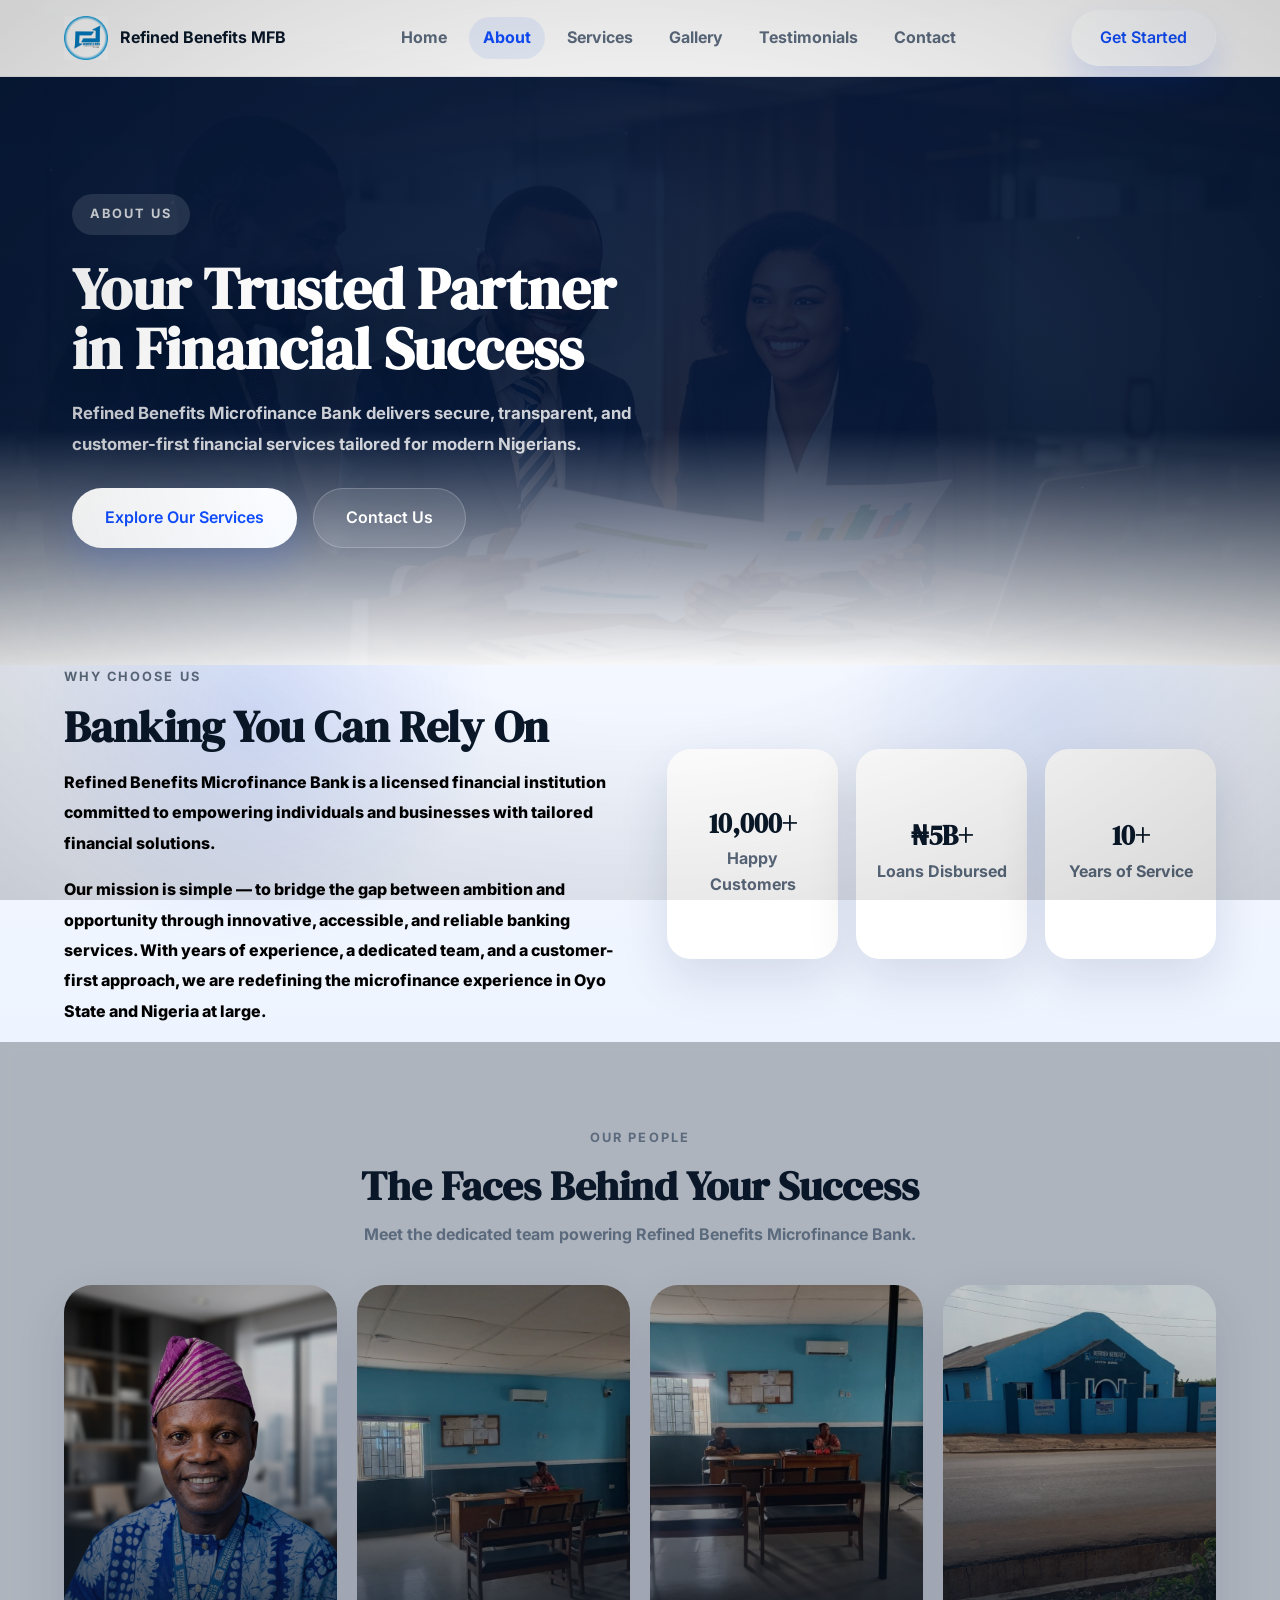
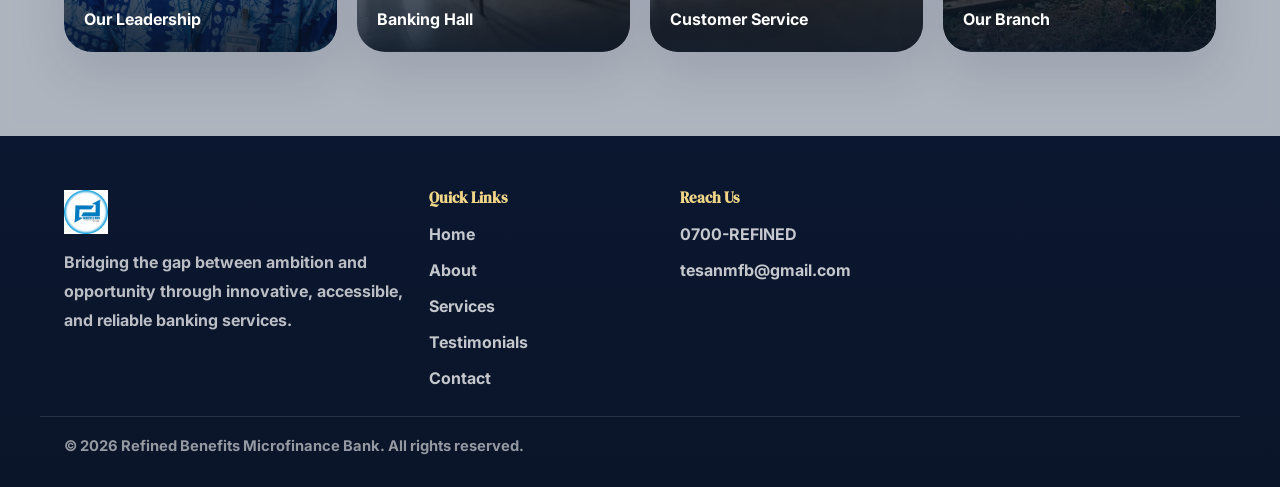
<file: about.html>
<!DOCTYPE html>
<html lang="en">
<head>
  <meta charset="UTF-8">
  <meta name="viewport" content="width=device-width, initial-scale=1.0">
  <title>About | Refined Benefits MFB</title>
  <link rel="preconnect" href="https://fonts.googleapis.com">
  <link rel="preconnect" href="https://fonts.gstatic.com" crossorigin>
  <link href="https://fonts.googleapis.com/css2?family=Inter:wght@400;500;600;700&family=DM+Serif+Display&display=swap" rel="stylesheet">
  <link rel="stylesheet" href="styles.css">
</head>
<body>
  <header class="site-header">
    <div class="scroll-progress" id="scroll-progress" aria-hidden="true"></div>
    <div class="wrap header-bar">
      <a class="brand" href="index.html" aria-label="Refined Benefits home">
        <img src="assets/logo-clean-COcQOT6Z.png" alt="" class="brand-logo">
        <span>Refined Benefits MFB</span>
      </a>
      <nav class="main-nav" aria-label="Primary navigation">
        <a href="index.html">Home</a>
        <a class="active" href="about.html">About</a>
        <a href="services.html">Services</a>
        <a href="gallery.html">Gallery</a>
        <a href="testimonials.html">Testimonials</a>
        <a href="contact.html">Contact</a>
      </nav>
      <a class="btn btn-primary header-btn" href="contact.html">Get Started</a>
      <button class="nav-toggle" id="nav-toggle" type="button" aria-label="Toggle navigation" aria-expanded="false">
        <span></span><span></span><span></span>
      </button>
    </div>
    <div class="mobile-menu" id="mobile-menu">
      <a href="index.html">Home</a>
      <a href="about.html">About</a>
      <a href="services.html">Services</a>
      <a href="gallery.html">Gallery</a>
      <a href="testimonials.html">Testimonials</a>
      <a href="contact.html">Contact</a>
    </div>
  </header>

  <main>
    <section class="hero hero-inner">
      <div class="hero-backdrop"></div>
      <div class="wrap hero-grid hero-grid-single">
        <div class="hero-copy">
          <p class="eyebrow hero-eyebrow">About us</p>
          <h1>Your Trusted Partner in Financial Success</h1>
          <p class="hero-text">Refined Benefits Microfinance Bank delivers secure, transparent, and customer-first financial services tailored for modern Nigerians.</p>
          <div class="hero-actions">
            <a class="btn btn-primary btn-xl" href="services.html">Explore Our Services</a>
            <a class="btn btn-outline btn-xl" href="contact.html">Contact Us</a>
          </div>
        </div>
      </div>
    </section>

    <section class="section-glow reveal about-page">
      <div class="wrap about-panel-grid">
        <div class="about-text-block">
          <p class="eyebrow">Why Choose Us</p>
          <h2>Banking You Can Rely On</h2>
          <p class="lead-strong">Refined Benefits Microfinance Bank is a licensed financial institution committed to empowering individuals and businesses with tailored financial solutions.</p>
          <p class="lead-strong">Our mission is simple — to bridge the gap between ambition and opportunity through innovative, accessible, and reliable banking services. With years of experience, a dedicated team, and a customer-first approach, we are redefining the microfinance experience in Oyo State and Nigeria at large.</p>
        </div>
        <div class="about-cards-grid">
          <article class="about-card">
            <h3>10,000+</h3>
            <p>Happy Customers</p>
          </article>
          <article class="about-card">
            <h3>₦5B+</h3>
            <p>Loans Disbursed</p>
          </article>
          <article class="about-card">
            <h3>10+</h3>
            <p>Years of Service</p>
          </article>
        </div>
      </div>
    </section>

    <section class="people reveal">
      <div class="wrap">
        <div class="section-heading">
          <p class="eyebrow">Our People</p>
          <h2>The Faces Behind Your Success</h2>
          <p>Meet the dedicated team powering Refined Benefits Microfinance Bank.</p>
        </div>
        <div class="people-grid">
          <article class="people-card">
            <img src="assets/gallery-8-Cjj6CZXd.jpg" alt="Our leadership team">
            <div class="people-overlay"><span>Our Leadership</span></div>
          </article>
          <article class="people-card">
            <img src="assets/gallery-1-DrPl1HBK.jpg" alt="Banking hall with staff at work">
            <div class="people-overlay"><span>Banking Hall</span></div>
          </article>
          <article class="people-card">
            <img src="assets/gallery-6-Cx0WHSp9.jpg" alt="Customers being assisted">
            <div class="people-overlay"><span>Customer Service</span></div>
          </article>
          <article class="people-card">
            <img src="assets/gallery-4-D-LE07vB.jpg" alt="Our branch location">
            <div class="people-overlay"><span>Our Branch</span></div>
          </article>
        </div>
      </div>
    </section>
  </main>

  <footer class="site-footer">
    <div class="wrap footer-grid">
      <div class="footer-brand">
        <img src="assets/logo-clean-COcQOT6Z.png" alt="Refined Benefits MFB logo" class="brand-logo">
        <p>Bridging the gap between ambition and opportunity through innovative, accessible, and reliable banking services.</p>
      </div>
      <div class="footer-col">
        <h4>Quick Links</h4>
        <a href="index.html">Home</a>
        <a href="about.html">About</a>
        <a href="services.html">Services</a>
        <a href="testimonials.html">Testimonials</a>
        <a href="contact.html">Contact</a>
      </div>
      <div class="footer-col">
        <h4>Reach Us</h4>
        <a href="tel:0700-REFINED">0700-REFINED</a>
        <a href="mailto:tesanmfb@gmail.com">tesanmfb@gmail.com</a>
      </div>
    </div>
    <div class="wrap footer-bottom">
      <p>© <span id="year"></span> Refined Benefits Microfinance Bank. All rights reserved.</p>
    </div>
  </footer>

  <script src="script.js"></script>
</body>
</html>
</file>
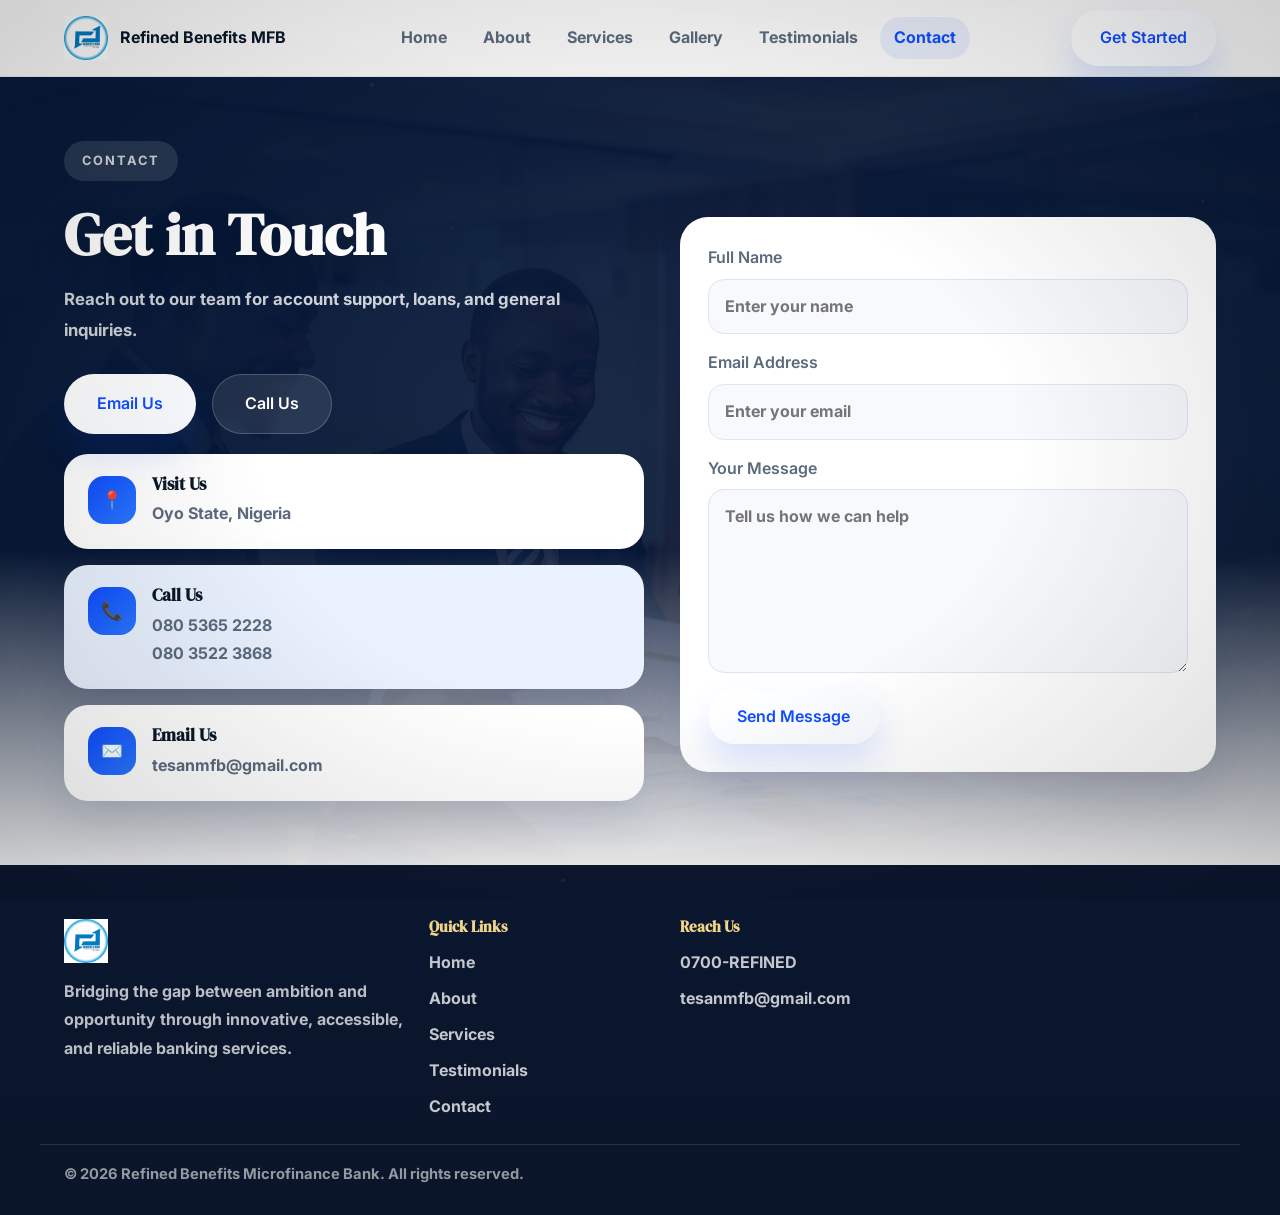
<file: contact.html>
<!DOCTYPE html>
<html lang="en">
<head>
  <meta charset="UTF-8">
  <meta name="viewport" content="width=device-width, initial-scale=1.0">
  <title>Contact | Refined Benefits MFB</title>
  <link rel="preconnect" href="https://fonts.googleapis.com">
  <link rel="preconnect" href="https://fonts.gstatic.com" crossorigin>
  <link href="https://fonts.googleapis.com/css2?family=Inter:wght@400;500;600;700&family=DM+Serif+Display&display=swap" rel="stylesheet">
  <link rel="stylesheet" href="styles.css">
</head>
<body>
  <header class="site-header">
    <div class="scroll-progress" id="scroll-progress" aria-hidden="true"></div>
    <div class="wrap header-bar">
      <a class="brand" href="index.html" aria-label="Refined Benefits home">
        <img src="assets/logo-clean-COcQOT6Z.png" alt="" class="brand-logo">
        <span>Refined Benefits MFB</span>
      </a>
      <nav class="main-nav" aria-label="Primary navigation">
        <a href="index.html">Home</a>
        <a href="about.html">About</a>
        <a href="services.html">Services</a>
        <a href="gallery.html">Gallery</a>
        <a href="testimonials.html">Testimonials</a>
        <a class="active" href="contact.html">Contact</a>
      </nav>
      <a class="btn btn-primary header-btn" href="contact.html">Get Started</a>
      <button class="nav-toggle" id="nav-toggle" type="button" aria-label="Toggle navigation" aria-expanded="false">
        <span></span><span></span><span></span>
      </button>
    </div>
    <div class="mobile-menu" id="mobile-menu">
      <a href="index.html">Home</a>
      <a href="about.html">About</a>
      <a href="services.html">Services</a>
      <a href="gallery.html">Gallery</a>
      <a href="testimonials.html">Testimonials</a>
      <a href="contact.html">Contact</a>
    </div>
  </header>

  <main>
    <section class="hero hero-inner contact-hero">
      <div class="hero-backdrop"></div>
      <div class="wrap hero-grid contact-hero-grid">
        <div class="hero-left">
          <div class="hero-copy">
            <p class="eyebrow hero-eyebrow">Contact</p>
            <h1>Get in Touch</h1>
            <p class="hero-text">Reach out to our team for account support, loans, and general inquiries.</p>
            <div class="hero-actions">
              <a class="btn btn-primary btn-xl" href="mailto:tesanmfb@gmail.com">Email Us</a>
              <a class="btn btn-outline btn-xl" href="tel:0700-REFINED">Call Us</a>
            </div>
          </div>

          <div class="contact-info">
            <article class="contact-card">
              <div class="contact-icon">📍</div>
              <div>
                <h3>Visit Us</h3>
                <p>Oyo State, Nigeria</p>
              </div>
            </article>
            <article class="contact-card highlight">
              <div class="contact-icon">📞</div>
              <div>
                <h3>Call Us</h3>
                <p>080 5365 2228</p>
                <p>080 3522 3868</p>
              </div>
            </article>
            <article class="contact-card">
              <div class="contact-icon">✉️</div>
              <div>
                <h3>Email Us</h3>
                <p>tesanmfb@gmail.com</p>
              </div>
            </article>
          </div>
        </div>

        <div>
          <form class="contact-form" action="https://formsubmit.co/tesanmfb@gmail.com" method="POST">
            <input type="hidden" name="_subject" value="New message from Refined Benefits website">
            <input type="hidden" name="_captcha" value="false">
            <div class="form-group">
              <label for="name">Full Name</label>
              <input id="name" name="name" type="text" placeholder="Enter your name" required>
            </div>
            <div class="form-group">
              <label for="email">Email Address</label>
              <input id="email" name="email" type="email" placeholder="Enter your email" required>
            </div>
            <div class="form-group">
              <label for="message">Your Message</label>
              <textarea id="message" name="message" rows="6" placeholder="Tell us how we can help" required></textarea>
            </div>
            <button type="submit" class="btn btn-primary">Send Message</button>
          </form>
        </div>
      </div>
    </section>
  </main>

  <footer class="site-footer">
    <div class="wrap footer-grid">
      <div class="footer-brand">
        <img src="assets/logo-clean-COcQOT6Z.png" alt="Refined Benefits MFB logo" class="brand-logo">
        <p>Bridging the gap between ambition and opportunity through innovative, accessible, and reliable banking services.</p>
      </div>
      <div class="footer-col">
        <h4>Quick Links</h4>
        <a href="index.html">Home</a>
        <a href="about.html">About</a>
        <a href="services.html">Services</a>
        <a href="testimonials.html">Testimonials</a>
        <a href="contact.html">Contact</a>
      </div>
      <div class="footer-col">
        <h4>Reach Us</h4>
        <a href="tel:0700-REFINED">0700-REFINED</a>
        <a href="mailto:tesanmfb@gmail.com">tesanmfb@gmail.com</a>
      </div>
    </div>
    <div class="wrap footer-bottom">
      <p>© <span id="year"></span> Refined Benefits Microfinance Bank. All rights reserved.</p>
    </div>
  </footer>

  <script src="script.js"></script>
</body>
</html>
</file>
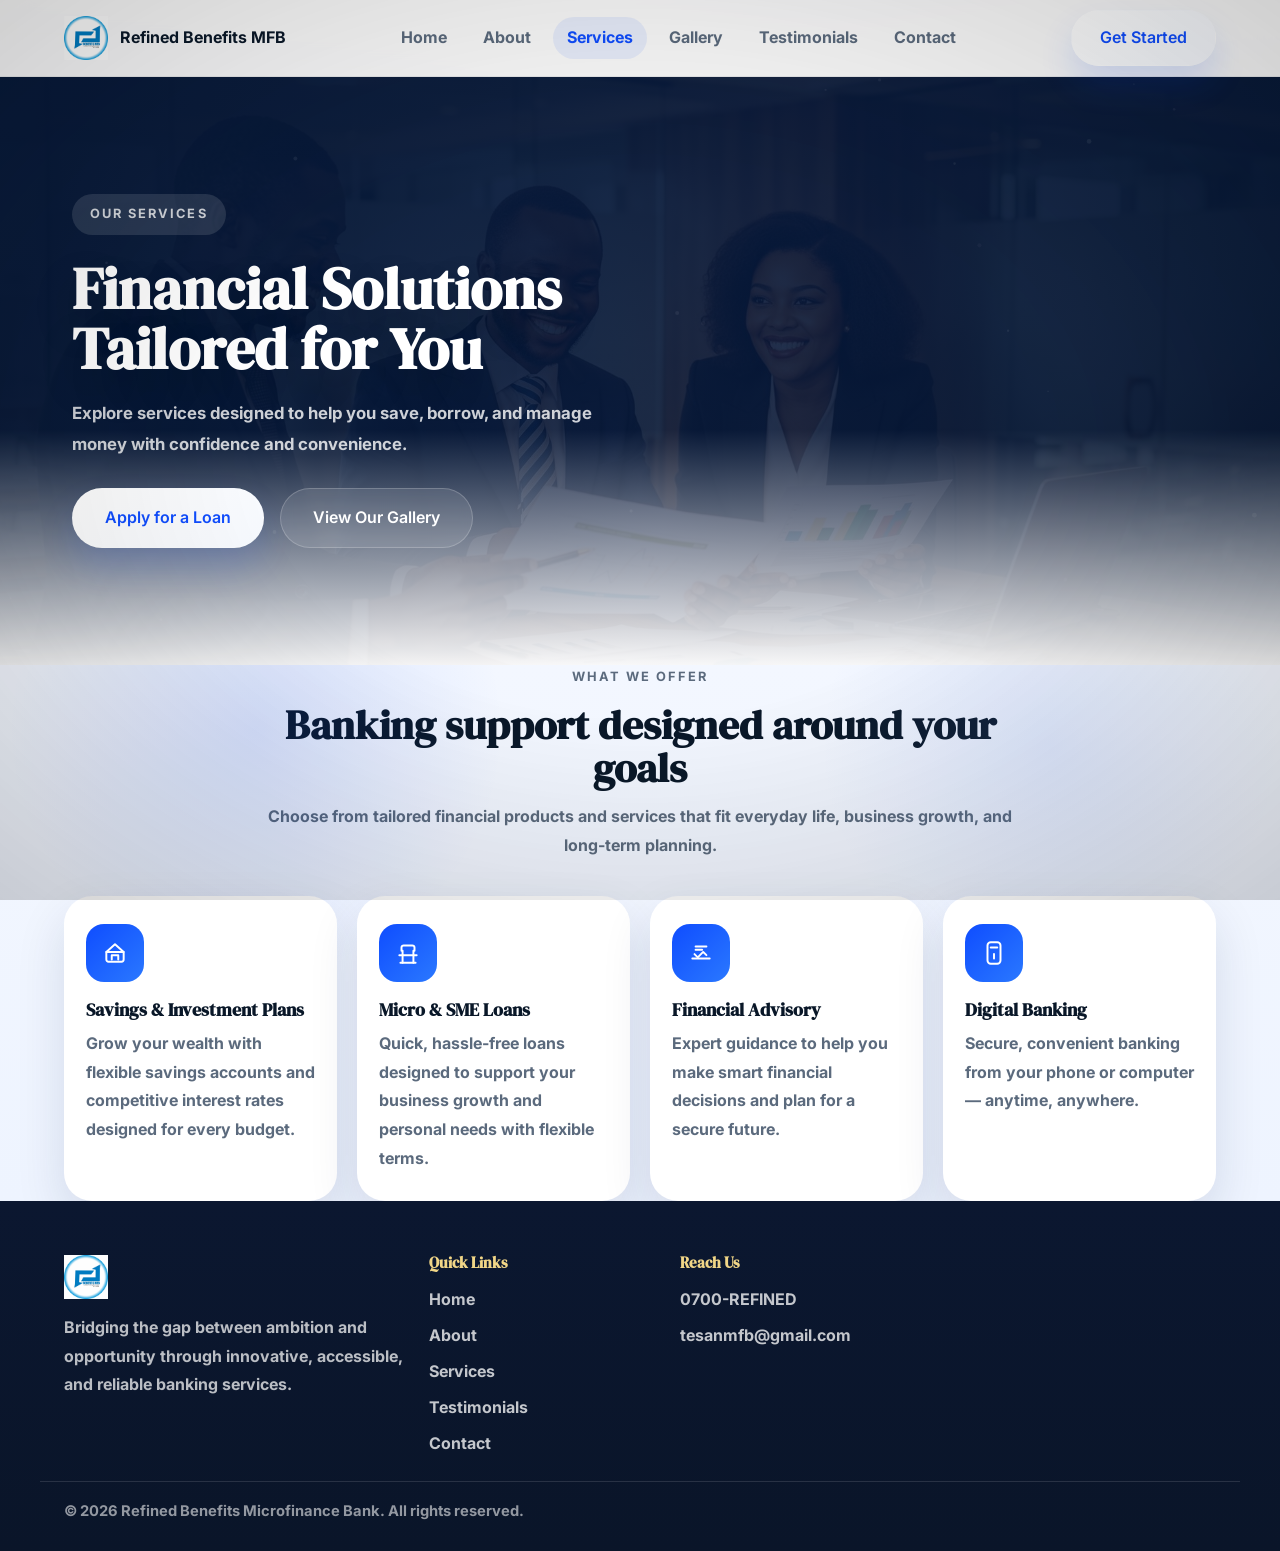
<file: services.html>
<!DOCTYPE html>
<html lang="en">
<head>
  <meta charset="UTF-8">
  <meta name="viewport" content="width=device-width, initial-scale=1.0">
  <title>Services | Refined Benefits MFB</title>
  <link rel="preconnect" href="https://fonts.googleapis.com">
  <link rel="preconnect" href="https://fonts.gstatic.com" crossorigin>
  <link href="https://fonts.googleapis.com/css2?family=Inter:wght@400;500;600;700&family=DM+Serif+Display&display=swap" rel="stylesheet">
  <link rel="stylesheet" href="styles.css">
</head>
<body>
  <header class="site-header">
    <div class="scroll-progress" id="scroll-progress" aria-hidden="true"></div>
    <div class="wrap header-bar">
      <a class="brand" href="index.html" aria-label="Refined Benefits home">
        <img src="assets/logo-clean-COcQOT6Z.png" alt="" class="brand-logo">
        <span>Refined Benefits MFB</span>
      </a>
      <nav class="main-nav" aria-label="Primary navigation">
        <a href="index.html">Home</a>
        <a href="about.html">About</a>
        <a class="active" href="services.html">Services</a>
        <a href="gallery.html">Gallery</a>
        <a href="testimonials.html">Testimonials</a>
        <a href="contact.html">Contact</a>
      </nav>
      <a class="btn btn-primary header-btn" href="contact.html">Get Started</a>
      <button class="nav-toggle" id="nav-toggle" type="button" aria-label="Toggle navigation" aria-expanded="false">
        <span></span><span></span><span></span>
      </button>
    </div>
    <div class="mobile-menu" id="mobile-menu">
      <a href="index.html">Home</a>
      <a href="about.html">About</a>
      <a href="services.html">Services</a>
      <a href="gallery.html">Gallery</a>
      <a href="testimonials.html">Testimonials</a>
      <a href="contact.html">Contact</a>
    </div>
  </header>

  <main>
    <section class="hero hero-inner">
      <div class="hero-backdrop"></div>
      <div class="wrap hero-grid hero-grid-single">
        <div class="hero-copy">
          <p class="eyebrow hero-eyebrow">Our Services</p>
          <h1>Financial Solutions Tailored for You</h1>
          <p class="hero-text">Explore services designed to help you save, borrow, and manage money with confidence and convenience.</p>
          <div class="hero-actions">
            <a class="btn btn-primary btn-xl" href="contact.html">Apply for a Loan</a>
            <a class="btn btn-outline btn-xl" href="gallery.html">View Our Gallery</a>
          </div>
        </div>
      </div>
    </section>

    <section class="section-glow reveal services-section">
      <div class="wrap">
        <div class="section-heading">
          <p class="eyebrow">What We Offer</p>
          <h2>Banking support designed around your goals</h2>
          <p>Choose from tailored financial products and services that fit everyday life, business growth, and long-term planning.</p>
        </div>
        <div class="service-grid">
          <article class="service-card">
            <div class="service-icon" aria-hidden="true">
              <svg viewBox="0 0 24 24" fill="none" stroke="currentColor" stroke-width="1.8" stroke-linecap="round" stroke-linejoin="round"><path d="M4 11h16v7a2 2 0 0 1-2 2H6a2 2 0 0 1-2-2v-7Z"/><path d="M4 11l8-7 8 7"/><path d="M9 18v-4h6v4"/></svg>
            </div>
            <h3>Savings & Investment Plans</h3>
            <p>Grow your wealth with flexible savings accounts and competitive interest rates designed for every budget.</p>
          </article>
          <article class="service-card">
            <div class="service-icon" aria-hidden="true">
              <svg viewBox="0 0 24 24" fill="none" stroke="currentColor" stroke-width="1.8" stroke-linecap="round" stroke-linejoin="round"><path d="M5 21h14"/><path d="M7 10v11"/><path d="M17 10v11"/><path d="M18 10V7a2 2 0 0 0-2-2H8a2 2 0 0 0-2 2v3"/><path d="M4 14h16"/></svg>
            </div>
            <h3>Micro & SME Loans</h3>
            <p>Quick, hassle-free loans designed to support your business growth and personal needs with flexible terms.</p>
          </article>
          <article class="service-card">
            <div class="service-icon" aria-hidden="true">
              <svg viewBox="0 0 24 24" fill="none" stroke="currentColor" stroke-width="1.8" stroke-linecap="round" stroke-linejoin="round"><path d="M4 17h16"/><path d="M6 13l3 3 5-5 3 3"/><path d="M7 6h10"/><path d="M7 9h6"/></svg>
            </div>
            <h3>Financial Advisory</h3>
            <p>Expert guidance to help you make smart financial decisions and plan for a secure future.</p>
          </article>
          <article class="service-card">
            <div class="service-icon" aria-hidden="true">
              <svg viewBox="0 0 24 24" fill="none" stroke="currentColor" stroke-width="1.8" stroke-linecap="round" stroke-linejoin="round"><rect x="6" y="2" width="12" height="20" rx="3"/><path d="M9 7h6"/><path d="M12 13v4"/></svg>
            </div>
            <h3>Digital Banking</h3>
            <p>Secure, convenient banking from your phone or computer — anytime, anywhere.</p>
          </article>
        </div>
      </div>
    </section>
  </main>

  <footer class="site-footer">
    <div class="wrap footer-grid">
      <div class="footer-brand">
        <img src="assets/logo-clean-COcQOT6Z.png" alt="Refined Benefits MFB logo" class="brand-logo">
        <p>Bridging the gap between ambition and opportunity through innovative, accessible, and reliable banking services.</p>
      </div>
      <div class="footer-col">
        <h4>Quick Links</h4>
        <a href="index.html">Home</a>
        <a href="about.html">About</a>
        <a href="services.html">Services</a>
        <a href="testimonials.html">Testimonials</a>
        <a href="contact.html">Contact</a>
      </div>
      <div class="footer-col">
        <h4>Reach Us</h4>
        <a href="tel:0700-REFINED">0700-REFINED</a>
        <a href="mailto:tesanmfb@gmail.com">tesanmfb@gmail.com</a>
      </div>
    </div>
    <div class="wrap footer-bottom">
      <p>© <span id="year"></span> Refined Benefits Microfinance Bank. All rights reserved.</p>
    </div>
  </footer>

  <script src="script.js"></script>
</body>
</html>
</file>
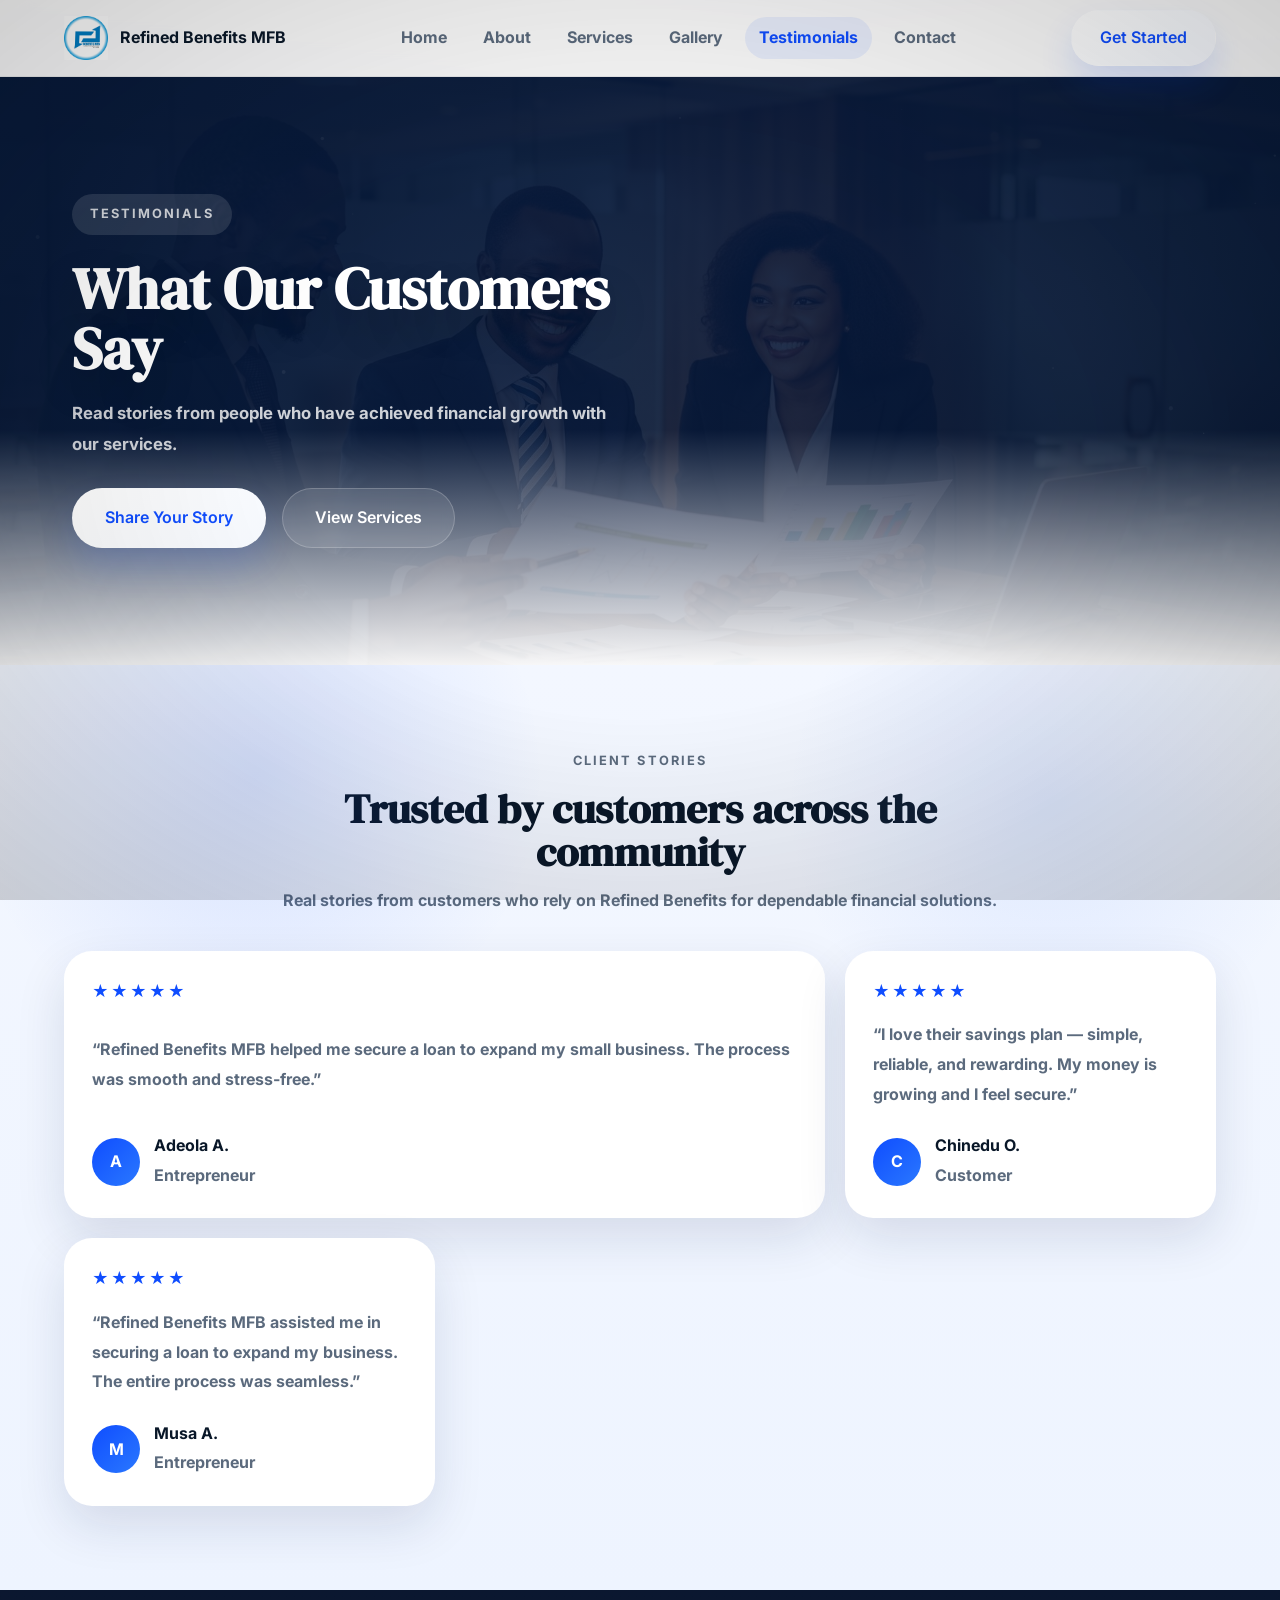
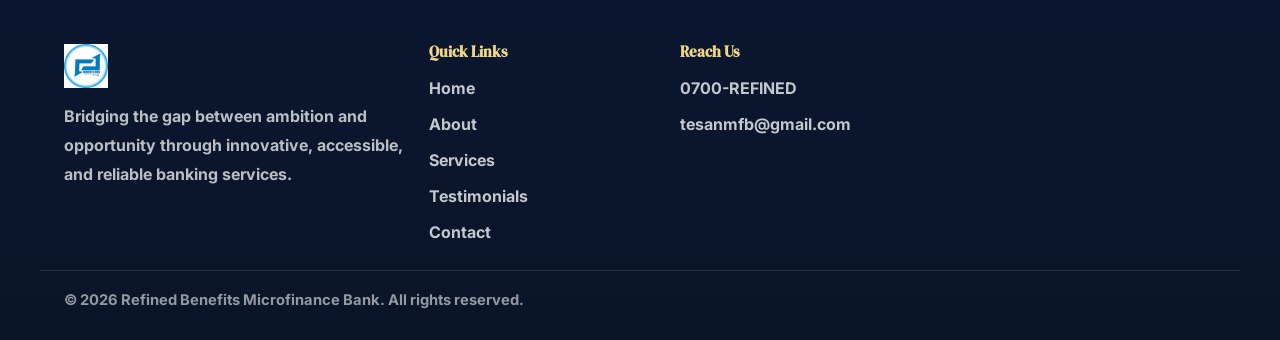
<file: testimonials.html>
<!DOCTYPE html>
<html lang="en">
<head>
  <meta charset="UTF-8">
  <meta name="viewport" content="width=device-width, initial-scale=1.0">
  <title>Testimonials | Refined Benefits MFB</title>
  <link rel="preconnect" href="https://fonts.googleapis.com">
  <link rel="preconnect" href="https://fonts.gstatic.com" crossorigin>
  <link href="https://fonts.googleapis.com/css2?family=Inter:wght@400;500;600;700&family=DM+Serif+Display&display=swap" rel="stylesheet">
  <link rel="stylesheet" href="styles.css">
</head>
<body>
  <header class="site-header">
    <div class="scroll-progress" id="scroll-progress" aria-hidden="true"></div>
    <div class="wrap header-bar">
      <a class="brand" href="index.html" aria-label="Refined Benefits home">
        <img src="assets/logo-clean-COcQOT6Z.png" alt="" class="brand-logo">
        <span>Refined Benefits MFB</span>
      </a>
      <nav class="main-nav" aria-label="Primary navigation">
        <a href="index.html">Home</a>
        <a href="about.html">About</a>
        <a href="services.html">Services</a>
        <a href="gallery.html">Gallery</a>
        <a class="active" href="testimonials.html">Testimonials</a>
        <a href="contact.html">Contact</a>
      </nav>
      <a class="btn btn-primary header-btn" href="contact.html">Get Started</a>
      <button class="nav-toggle" id="nav-toggle" type="button" aria-label="Toggle navigation" aria-expanded="false">
        <span></span><span></span><span></span>
      </button>
    </div>
    <div class="mobile-menu" id="mobile-menu">
      <a href="index.html">Home</a>
      <a href="about.html">About</a>
      <a href="services.html">Services</a>
      <a href="gallery.html">Gallery</a>
      <a href="testimonials.html">Testimonials</a>
      <a href="contact.html">Contact</a>
    </div>
  </header>

  <main>
    <section class="hero hero-inner">
      <div class="hero-backdrop"></div>
      <div class="wrap hero-grid hero-grid-single">
        <div class="hero-copy">
          <p class="eyebrow hero-eyebrow">Testimonials</p>
          <h1>What Our Customers Say</h1>
          <p class="hero-text">Read stories from people who have achieved financial growth with our services.</p>
          <div class="hero-actions">
            <a class="btn btn-primary btn-xl" href="contact.html">Share Your Story</a>
            <a class="btn btn-outline btn-xl" href="services.html">View Services</a>
          </div>
        </div>
      </div>
    </section>

    <section class="section-glow reveal testimonials-section">
      <div class="wrap">
        <div class="section-heading">
          <p class="eyebrow">Client stories</p>
          <h2>Trusted by customers across the community</h2>
          <p>Real stories from customers who rely on Refined Benefits for dependable financial solutions.</p>
        </div>
        <div class="testimonial-grid">
          <article class="testimonial-card testimonial-card-large">
            <div class="testimonial-tag">★★★★★</div>
            <p>“Refined Benefits MFB helped me secure a loan to expand my small business. The process was smooth and stress-free.”</p>
            <div class="testimonial-meta">
              <span class="testimonial-avatar">A</span>
              <div>
                <strong>Adeola A.</strong>
                <p>Entrepreneur</p>
              </div>
            </div>
          </article>
          <article class="testimonial-card">
            <div class="testimonial-tag">★★★★★</div>
            <p>“I love their savings plan — simple, reliable, and rewarding. My money is growing and I feel secure.”</p>
            <div class="testimonial-meta">
              <span class="testimonial-avatar">C</span>
              <div>
                <strong>Chinedu O.</strong>
                <p>Customer</p>
              </div>
            </div>
          </article>
          <article class="testimonial-card">
            <div class="testimonial-tag">★★★★★</div>
            <p>“Refined Benefits MFB assisted me in securing a loan to expand my business. The entire process was seamless.”</p>
            <div class="testimonial-meta">
              <span class="testimonial-avatar">M</span>
              <div>
                <strong>Musa A.</strong>
                <p>Entrepreneur</p>
              </div>
            </div>
          </article>
        </div>
      </div>
    </section>
  </main>

  <footer class="site-footer">
    <div class="wrap footer-grid">
      <div class="footer-brand">
        <img src="assets/logo-clean-COcQOT6Z.png" alt="Refined Benefits MFB logo" class="brand-logo">
        <p>Bridging the gap between ambition and opportunity through innovative, accessible, and reliable banking services.</p>
      </div>
      <div class="footer-col">
        <h4>Quick Links</h4>
        <a href="index.html">Home</a>
        <a href="about.html">About</a>
        <a href="services.html">Services</a>
        <a href="testimonials.html">Testimonials</a>
        <a href="contact.html">Contact</a>
      </div>
      <div class="footer-col">
        <h4>Reach Us</h4>
        <a href="tel:0700-REFINED">0700-REFINED</a>
        <a href="mailto:tesanmfb@gmail.com">tesanmfb@gmail.com</a>
      </div>
    </div>
    <div class="wrap footer-bottom">
      <p>© <span id="year"></span> Refined Benefits Microfinance Bank. All rights reserved.</p>
    </div>
  </footer>

  <script src="script.js"></script>
</body>
</html>
</file>
<file: styles.css>
:root {
  --bg: #f0f4fa;
  --bg-soft: #f7f9fd;
  --surface: #ffffff;
  --surface-2: #eef4ff;
  --text: #15243b;
  --text-soft: #5b6a7d;
  --primary: #0f4dff;
  --primary-soft: #e7efff;
  --section-fade-brightness: 0.62;
  --card-fade-brightness: 0.8;
  --accent: #2a78ff;
  --ink: #091728;
  --shadow: 0 20px 50px rgba(16, 35, 70, 0.12);
  --max-width: 1200px;
}

* { box-sizing: border-box; }
html { scroll-behavior: smooth; }
body {
  margin: 0;
  font-family: 'Inter', sans-serif;
  color: var(--text);
  background: var(--bg);
  line-height: 1.6;
  -webkit-font-smoothing: antialiased;
  text-rendering: optimizeLegibility;
  font-weight: 700;
  overflow-x: hidden;
}

/* Global faded background image behind all sections */
body::before {
  content: "";
  position: fixed;
  inset: 0;
  background-image: linear-gradient(rgba(6,15,35,0.50), rgba(6,15,35,0.60)), url('assets/hero-banking-DhVX60bA.jpg');
  background-size: cover;
  background-position: center top;
  background-repeat: no-repeat;
  filter: saturate(0.98) contrast(0.96) brightness(0.92);
  opacity: 0.22;
  z-index: -1;
  pointer-events: none;
}
img { display: block; width: 100%; object-fit: cover; }
a { color: inherit; text-decoration: none; font-weight: 700; }
button, input, select, textarea { font: inherit; }
.wrap { max-width: var(--max-width); margin: 0 auto; padding: 0 24px; }
h1, h2, h3, h4 { margin: 0; font-family: 'DM Serif Display', serif; font-weight: 700; line-height: 1.05; color: var(--ink); }
p { margin: 0; }
.eyebrow {
  margin-bottom: 16px;
  font-size: 0.8rem;
  font-weight: 700;
  letter-spacing: 0.16em;
  text-transform: uppercase;
  color: var(--primary);
}
.btn {
  display: inline-flex;
  align-items: center;
  justify-content: center;
  gap: 8px;
  padding: 14px 28px;
  border-radius: 999px;
  border: 1px solid transparent;
  font-weight: 600;
  transition: transform 0.2s ease, box-shadow 0.2s ease, background-color 0.2s ease;
}
.btn:hover { transform: translateY(-2px); }
.btn-primary {
  background: linear-gradient(135deg, #ffffff 0%, #f7faff 100%);
  color: var(--primary);
  box-shadow: 0 18px 35px rgba(15, 77, 255, 0.14);
}
.btn-primary:hover { box-shadow: 0 24px 42px rgba(15, 77, 255, 0.2); }
.btn-outline {
  color: #ffffff;
  border-color: rgba(255,255,255,0.2);
  background: rgba(255,255,255,0.1);
  backdrop-filter: blur(6px);
}
.btn-xl { padding: 16px 32px; }

.site-header {
  position: sticky;
  top: 0;
  z-index: 30;
  background: rgba(255, 255, 255, 0.9);
  backdrop-filter: blur(14px);
  border-bottom: 1px solid rgba(15, 36, 59, 0.08);
}
.scroll-progress {
  position: absolute;
  inset: 0 auto auto 0;
  width: 0;
  height: 3px;
  background: linear-gradient(90deg, #77a9ff, var(--primary));
  z-index: 31;
}
.header-bar {
  display: flex;
  align-items: center;
  justify-content: space-between;
  gap: 20px;
  min-height: 76px;
}
.brand { display: flex; align-items: center; gap: 12px; color: var(--ink); font-weight: 700; }
.brand-logo { width: 44px; height: 44px; object-fit: contain; }
.main-nav { display: flex; gap: 8px; color: var(--text-soft); font-weight: 700; }
.main-nav a { padding: 8px 14px; border-radius: 999px; transition: color 0.2s ease, background-color 0.2s ease; }
.main-nav a:hover, .main-nav a.active { color: var(--primary); background: rgba(15, 77, 255, 0.08); }
.header-btn { white-space: nowrap; }
.nav-toggle { display: none; width: 44px; height: 44px; border: 0; border-radius: 50%; background: var(--primary-soft); cursor: pointer; align-items: center; justify-content: center; flex-direction: column; gap: 4px; }
.nav-toggle span { display: block; width: 18px; height: 2px; border-radius: 999px; background: var(--primary); }
.mobile-menu { display: none; flex-direction: column; gap: 10px; padding: 0 24px 24px; background: rgba(255,255,255,0.96); }
.mobile-menu a { padding: 12px 16px; border-radius: 14px; background: var(--bg-soft); color: var(--ink); font-weight: 600; }
.site-header.nav-open .mobile-menu { display: flex; }

.hero {
  position: relative;
  overflow: hidden;
  padding: 72px 0 64px;
  min-height: 620px;
  background: linear-gradient(120deg, #061a3d 0%, #0d2d64 44%, #091728 100%);
}
.hero-home { padding-bottom: 92px; }
.hero-inner { min-height: 480px; padding: 64px 0; }
.hero-backdrop {
  position: absolute;
  inset: 0;
  background-image: linear-gradient(110deg, rgba(6, 26, 61, 0.92) 8%, rgba(15, 77, 255, 0.18) 55%, rgba(2, 14, 34, 0.9) 100%), url('assets/hero-banking-DhVX60bA.jpg');
  background-size: cover;
  background-position: center center;
  filter: brightness(0.8) saturate(1.05);
  transform: scale(1.03);
  z-index: 0;
}

/* Strong hero overlay that darkens the hero and fades to white at the bottom */
.hero::before {
  content: "";
  position: absolute;
  inset: 0;
  background: linear-gradient(180deg, rgba(6,26,61,0.86) 0%, rgba(6,26,61,0.72) 60%, rgba(255,255,255,0.95) 100%);
  z-index: 1;
  pointer-events: none;
}

/* Fade background imagery in hero and section cards for better readability */
.hero-backdrop {
  filter: brightness(var(--section-fade-brightness)) saturate(0.92) contrast(0.98);
}
.gallery-card img,
.people-card img,
.showcase-card img,
.hero-media img {
  filter: brightness(var(--card-fade-brightness)) saturate(0.96);
  transition: filter 220ms ease;
}

/* Slightly restore brightness on hover for interactive cards */
.gallery-card img:hover,
.people-card img:hover,
.showcase-card img:hover {
  filter: brightness(1) saturate(1);
}
.hero-grid {
  position: relative;
  z-index: 2;
  display: grid;
  grid-template-columns: minmax(0, 1.04fr) minmax(280px, 0.96fr);
  gap: 36px;
  align-items: center;
  min-height: 460px;
}

/* (cinematic overlap removed - reverted to standard flow) */
.hero-grid-single {
  grid-template-columns: 1fr;
  max-width: none;
  justify-items: start;
  padding-left: 72px;
  padding-right: 48px;
}
.hero-copy { max-width: 560px; }
.hero .eyebrow, .hero h1, .hero .hero-text, .hero .hero-actions { position: relative; z-index: 1; }
.hero-eyebrow {
  display: inline-flex;
  align-items: center;
  gap: 10px;
  padding: 10px 18px;
  border-radius: 999px;
  background: rgba(255,255,255,0.12);
  color: rgba(255,255,255,0.8);
  font-size: 0.8rem;
  letter-spacing: 0.16em;
  text-transform: uppercase;
  margin-bottom: 24px;
}
.hero h1 {
  margin-bottom: 18px;
  font-size: clamp(2.2rem, 4.6vw, 3.6rem);
  color: #ffffff;
  text-shadow: 0 18px 40px rgba(0, 0, 0, 0.22);
  max-width: 42ch;
}
.hero-text {
  color: rgba(255,255,255,0.8);
  font-size: 1.05rem;
  line-height: 1.85;
  margin-bottom: 28px;
  max-width: 56ch;
}
.hero-actions { display: flex; flex-wrap: wrap; gap: 16px; }
.hero-media { position: relative; display: flex; justify-content: flex-end; }
.hero-media img {
  width: min(100%, 480px);
  min-height: 420px;
  border-radius: 28px;
  box-shadow: 0 25px 60px rgba(0, 0, 0, 0.28);
  object-position: center;
}
.hero-media-badge {
  position: absolute;
  left: 16px;
  bottom: 24px;
  padding: 12px 16px;
  border-radius: 999px;
  background: rgba(255,255,255,0.12);
  color: #ffffff;
  backdrop-filter: blur(8px);
  font-size: 0.9rem;
}

.reveal { opacity: 0; transform: translateY(24px); transition: opacity 0.7s ease, transform 0.7s ease; }
.reveal.is-visible { opacity: 1; transform: translateY(0); }

.section-glow {
  position: relative;
  overflow: hidden;
  background: linear-gradient(180deg, #f3f7ff 0%, #eef4ff 100%);
}
.section-glow::before {
  content: "";
  position: absolute;
  inset: 0;
  background: radial-gradient(circle at 20% 12%, rgba(15, 77, 255, 0.12), transparent 22%), radial-gradient(circle at 82% 15%, rgba(87, 138, 255, 0.12), transparent 20%);
  pointer-events: none;
}
.section-heading { max-width: 760px; margin: 0 auto 36px; text-align: center; }
.section-heading h2 { font-size: clamp(2rem, 3.2vw, 2.8rem); margin-bottom: 12px; color: var(--ink); }
.section-heading p { color: var(--text-soft); line-height: 1.8; }

/* Cinematic overlays */
body::after {
  content: "";
  position: fixed;
  inset: 0;
  pointer-events: none;
  z-index: 50;
  background: radial-gradient(ellipse at center, rgba(0,0,0,0) 42%, rgba(0,0,0,0.28) 100%);
  mix-blend-mode: multiply;
  opacity: 0.6;
}

/* Subtle film grain overlay */
.grain-overlay {
  position: fixed;
  inset: 0;
  pointer-events: none;
  z-index: 51;
  background-image: repeating-linear-gradient(45deg, rgba(255,255,255,0.02) 0 1px, transparent 1px 3px);
  opacity: 0.06;
  mix-blend-mode: overlay;
}

/* Snow canvas sits above the page background but below UI chrome */
.snow-canvas {
  position: fixed;
  inset: 0;
  width: 100%;
  height: 100%;
  pointer-events: none;
  z-index: 49;
}

/* Strong lead text: black and bold across the site */
.lead-strong {
  color: #000000 !important;
  font-weight: 800 !important;
}

/* Cursor light effect */
.cursor-light {
  position: fixed;
  left: 0; top: 0;
  width: 220px; height: 220px;
  pointer-events: none;
  border-radius: 50%;
  transform: translate(-50%, -50%);
  background: radial-gradient(circle, rgba(255,255,255,0.12) 0%, rgba(255,255,255,0.04) 20%, rgba(255,255,255,0) 60%);
  mix-blend-mode: overlay;
  z-index: 60;
  opacity: 0.0;
  transition: opacity 260ms ease, transform 120ms linear;
}

@media (prefers-reduced-motion: reduce) {
  .floating-object { animation: none !important; transform: none !important; }
  .cursor-light { display: none !important; }
}

/* Light theme baseline */
:root { transition: color 240ms ease, background 240ms ease; }
body { transition: background-color 260ms ease, color 260ms ease; }

/* Small responsive adjustment */
/* When placed inside the footer bottom area, make it sit inline to the right */
.footer-bottom { display: flex; align-items: center; justify-content: space-between; gap: 12px; }

@media (max-width: 720px) {
  .footer-bottom { flex-direction: column; align-items: flex-start; gap: 8px; }
}
.about, .people, .reasons, .testimonials-section, .service-section, .contact-page { padding: 84px 0; scroll-margin-top: 96px; }

/* Blur the site-wide background image for specific content sections
   by adding a translucent overlay with backdrop-filter. This keeps
   the global background visible but softened behind the content. */
.about, .people, .reasons, .testimonials, .contact-section, .gallery-section {
  position: relative;
}
.about::before,
.people::before,
.reasons::before,
.testimonials::before,
.contact-section::before,
.gallery-section::before {
  content: "";
  position: absolute;
  inset: 0;
  background: rgba(6, 15, 35, 0.28);
  backdrop-filter: blur(6px) saturate(0.95);
  -webkit-backdrop-filter: blur(6px) saturate(0.95);
  pointer-events: none;
  z-index: 0;
}

/* Strong fade for the About section: hide the site background image beneath it */
.about::before {
  background: rgba(255, 255, 255, 0.94);
  backdrop-filter: none;
  -webkit-backdrop-filter: none;
}
/* Ensure the visible content sits above the blurred overlay */
.about > .wrap,
.people > .wrap,
.reasons > .wrap,
.testimonials > .wrap,
.contact-section > .wrap,
.gallery-section > .wrap {
  position: relative;
  z-index: 1;
}
.about-panel-grid {
  display: grid;
  grid-template-columns: minmax(0, 1.02fr) minmax(280px, 0.98fr);
  gap: 32px;
  align-items: center;
  position: relative;
  z-index: 1;
}
.about-text-block h2 { font-size: clamp(2.2rem, 3.4vw, 3rem); margin-bottom: 16px; }
.about-text-block p { color: var(--text-soft); margin-bottom: 16px; line-height: 1.9; }
.about-cards-grid { display: grid; grid-template-columns: repeat(3, minmax(0, 1fr)); gap: 18px; }
.about-card {
  background: var(--surface);
  border-radius: 24px;
  padding: 28px 20px;
  box-shadow: var(--shadow);
  text-align: center;
  min-height: 210px;
  display: flex;
  flex-direction: column;
  justify-content: center;
}
.about-card h3 { color: var(--ink); font-size: 1.7rem; margin-bottom: 8px; }
.about-card p { color: var(--text-soft); }

.people-grid {
  display: grid;
  grid-template-columns: repeat(4, minmax(0, 1fr));
  gap: 20px;
  position: relative;
  z-index: 1;
}
.people-card {
  position: relative;
  overflow: hidden;
  border-radius: 28px;
  box-shadow: var(--shadow);
  min-height: 260px;
}
.people-card img { width: 100%; height: 100%; object-fit: cover; }
.people-overlay {
  position: absolute;
  inset: 0;
  display: flex;
  align-items: flex-end;
  padding: 20px;
  background: linear-gradient(180deg, transparent 30%, rgba(8, 22, 40, 0.82) 100%);
}
.people-overlay span { color: #ffffff; font-weight: 700; }

.reasons-grid {
  display: grid;
  grid-template-columns: minmax(0, 0.85fr) minmax(0, 1.15fr);
  gap: 28px;
  align-items: start;
  position: relative;
  z-index: 1;
}
.reasons-copy h2 { font-size: clamp(2rem, 3.2vw, 2.8rem); margin-bottom: 14px; }
.reasons-copy p { color: var(--text-soft); line-height: 1.9; }
.reason-cards { display: grid; grid-template-columns: repeat(2, minmax(0, 1fr)); gap: 18px; }
.reason-card {
  background: var(--surface);
  border-radius: 24px;
  padding: 24px;
  box-shadow: var(--shadow);
}
.reason-icon {
  width: 50px;
  height: 50px;
  border-radius: 16px;
  display: grid;
  place-items: center;
  background: var(--primary-soft);
  color: var(--primary);
  margin-bottom: 16px;
}
.reason-icon svg { width: 22px; height: 22px; }
.reason-card h3 { font-size: 1.1rem; margin-bottom: 10px; color: var(--ink); }
.reason-card p { color: var(--text-soft); line-height: 1.75; }

.service-grid {
  display: grid;
  grid-template-columns: repeat(4, minmax(0, 1fr));
  gap: 20px;
  position: relative;
  z-index: 1;
}
.service-card {
  background: var(--surface);
  border-radius: 28px;
  padding: 28px 22px;
  box-shadow: var(--shadow);
  transition: transform 0.3s ease, box-shadow 0.3s ease;
}
.service-card:hover { transform: translateY(-8px); box-shadow: 0 28px 60px rgba(16, 35, 70, 0.18); }
.service-icon {
  width: 58px;
  height: 58px;
  border-radius: 18px;
  display: grid;
  place-items: center;
  background: linear-gradient(135deg, var(--primary) 0%, var(--accent) 100%);
  color: #ffffff;
  margin-bottom: 18px;
}
.service-icon svg { width: 26px; height: 26px; }
.service-card h3 { font-size: 1.14rem; margin-bottom: 10px; color: var(--ink); }
.service-card p { color: var(--text-soft); line-height: 1.8; }

.testimonial-grid {
  display: grid;
  grid-template-columns: repeat(3, minmax(0, 1fr));
  gap: 20px;
  position: relative;
  z-index: 1;
}
.testimonial-card {
  background: var(--surface);
  border-radius: 28px;
  padding: 28px;
  box-shadow: var(--shadow);
  min-height: 250px;
  display: flex;
  flex-direction: column;
  justify-content: space-between;
}
.testimonial-card-large { grid-column: span 2; }
.testimonial-tag { color: var(--primary); font-weight: 700; letter-spacing: 0.12em; margin-bottom: 16px; }
.testimonial-card p { color: var(--text-soft); line-height: 1.85; }
.testimonial-meta { display: flex; align-items: center; gap: 14px; margin-top: 24px; }
.testimonial-avatar {
  width: 48px;
  height: 48px;
  border-radius: 50%;
  display: grid;
  place-items: center;
  background: linear-gradient(135deg, var(--primary), var(--accent));
  color: #ffffff;
  font-weight: 700;
}
.testimonial-meta strong { color: var(--ink); display: block; margin-bottom: 2px; }
.testimonial-meta p { margin: 0; color: var(--text-soft); }

.contact-grid {
  display: grid;
  grid-template-columns: minmax(0, 0.9fr) minmax(320px, 1.1fr);
  gap: 24px;
  position: relative;
  z-index: 1;
}

/* Contact page: left column groups hero copy and contact cards */
.contact-hero-grid {
  /* vertically center the two columns so the form lines up with the hero title */
  align-items: center;
}
.hero-left {
  display: grid;
  gap: 20px;
  align-items: start;
}

/* Push the contact form lower so the name/email box sits further down */
.contact-hero-grid > div:last-child { margin-top: 48px; }

/* Ensure the right column (form) centers itself within the grid row */
.contact-hero-grid > div:last-child { align-self: center; }

@media (max-width: 1100px) {
  .contact-hero-grid > div:last-child { margin-top: 20px; }
}

@media (max-width: 760px) {
  .contact-hero-grid > div:last-child { margin-top: 12px; }
}
.contact-info { display: grid; gap: 16px; }
.contact-card {
  display: flex;
  gap: 16px;
  align-items: flex-start;
  padding: 22px 24px;
  border-radius: 24px;
  background: var(--surface);
  box-shadow: var(--shadow);
}
.contact-card.highlight { background: #eaf2ff; }
.contact-icon {
  width: 48px;
  height: 48px;
  border-radius: 16px;
  display: grid;
  place-items: center;
  background: linear-gradient(135deg, var(--primary), var(--accent));
  color: #ffffff;
  font-size: 1.1rem;
}
.contact-card h3 { font-size: 1.05rem; color: var(--ink); margin-bottom: 6px; }
.contact-card p { color: var(--text-soft); line-height: 1.75; }
.contact-form {
  display: grid;
  gap: 16px;
  padding: 28px;
  border-radius: 28px;
  background: var(--surface);
  box-shadow: var(--shadow);
}
.form-group { display: grid; gap: 8px; }
.form-group label { color: var(--text-soft); font-weight: 600; }
.form-group input, .form-group textarea {
  width: 100%;
  border: 1px solid #dce5f2;
  border-radius: 16px;
  padding: 14px 16px;
  background: var(--bg-soft);
  color: var(--ink);
}
.form-group input:focus, .form-group textarea:focus { outline: 2px solid rgba(15, 77, 255, 0.18); border-color: rgba(15, 77, 255, 0.2); }
.contact-form button { width: fit-content; }

.gallery-section { padding: 84px 0; }
.gallery-grid {
  display: grid;
  grid-template-columns: repeat(4, minmax(0, 1fr));
  gap: 20px;
  position: relative;
  z-index: 1;
}
.gallery-section .gallery-card { min-height: 220px; }

.site-footer {
  background: linear-gradient(180deg, #0b1730 0%, #0a1529 100%);
  color: rgba(255,255,255,0.78);
  padding: 54px 0 28px;
}
.footer-grid {
  display: grid;
  grid-template-columns: 1.2fr 0.8fr 0.8fr 1fr;
  gap: 24px;
  padding-bottom: 24px;
  border-bottom: 1px solid rgba(255,255,255,0.12);
}
.footer-brand p { margin-top: 14px; color: rgba(255,255,255,0.72); max-width: 38ch; line-height: 1.8; }
.footer-col { display: flex; flex-direction: column; gap: 8px; }
.footer-col h4 { color: #f1d687; font-size: 0.95rem; margin-bottom: 6px; }
.footer-col a, .footer-col p { color: rgba(255,255,255,0.76); line-height: 1.75; }
.footer-bottom { padding-top: 18px; color: rgba(255,255,255,0.56); font-size: 0.92rem; }

.lightbox {
  position: fixed;
  inset: 0;
  display: none;
  align-items: center;
  justify-content: center;
  padding: 24px;
  z-index: 120;
  background: rgba(6, 15, 35, 0.82);
}
.lightbox.is-open { display: flex; }
.lightbox-backdrop { position: absolute; inset: 0; background: rgba(6, 15, 35, 0.86); backdrop-filter: blur(8px); }
.lightbox-image { position: relative; z-index: 2; max-width: 92vw; max-height: 80vh; border-radius: 24px; object-fit: contain; box-shadow: 0 30px 90px rgba(0, 0, 0, 0.4); }
.lightbox-caption { position: relative; z-index: 2; margin-top: 16px; color: #f5f7fb; text-align: center; }
.lightbox-close { position: absolute; top: 22px; right: 22px; z-index: 3; width: 48px; height: 48px; border: 0; border-radius: 50%; background: rgba(255,255,255,0.1); color: #ffffff; font-size: 1.8rem; cursor: pointer; }

@media (max-width: 1100px) {
  .hero-grid { grid-template-columns: 1fr; }
  .hero-media { justify-content: flex-start; }
  .about-panel-grid, .reasons-grid, .contact-grid { grid-template-columns: 1fr; }
  .people-grid, .service-grid, .gallery-grid { grid-template-columns: repeat(2, minmax(0, 1fr)); }
  .testimonial-grid { grid-template-columns: 1fr; }
  .testimonial-card-large { grid-column: auto; }
  .footer-grid { grid-template-columns: 1fr 1fr; }
}

@media (max-width: 760px) {
  .main-nav, .header-btn { display: none; }
  .nav-toggle { display: inline-flex; }
  .wrap { padding: 0 18px; }
  .hero { min-height: auto; padding: 56px 0 48px; }
  .hero h1 { max-width: none; }
  .hero-media img { min-height: 280px; }
  .about-cards-grid, .reason-cards, .people-grid, .service-grid, .gallery-grid, .footer-grid { grid-template-columns: 1fr; }
  .about, .people, .reasons, .testimonials-section, .contact-page, .gallery-section { padding: 68px 0; }
  .contact-form, .contact-card, .testimonial-card, .service-card, .reason-card, .about-card { border-radius: 22px; }
}
</file>
